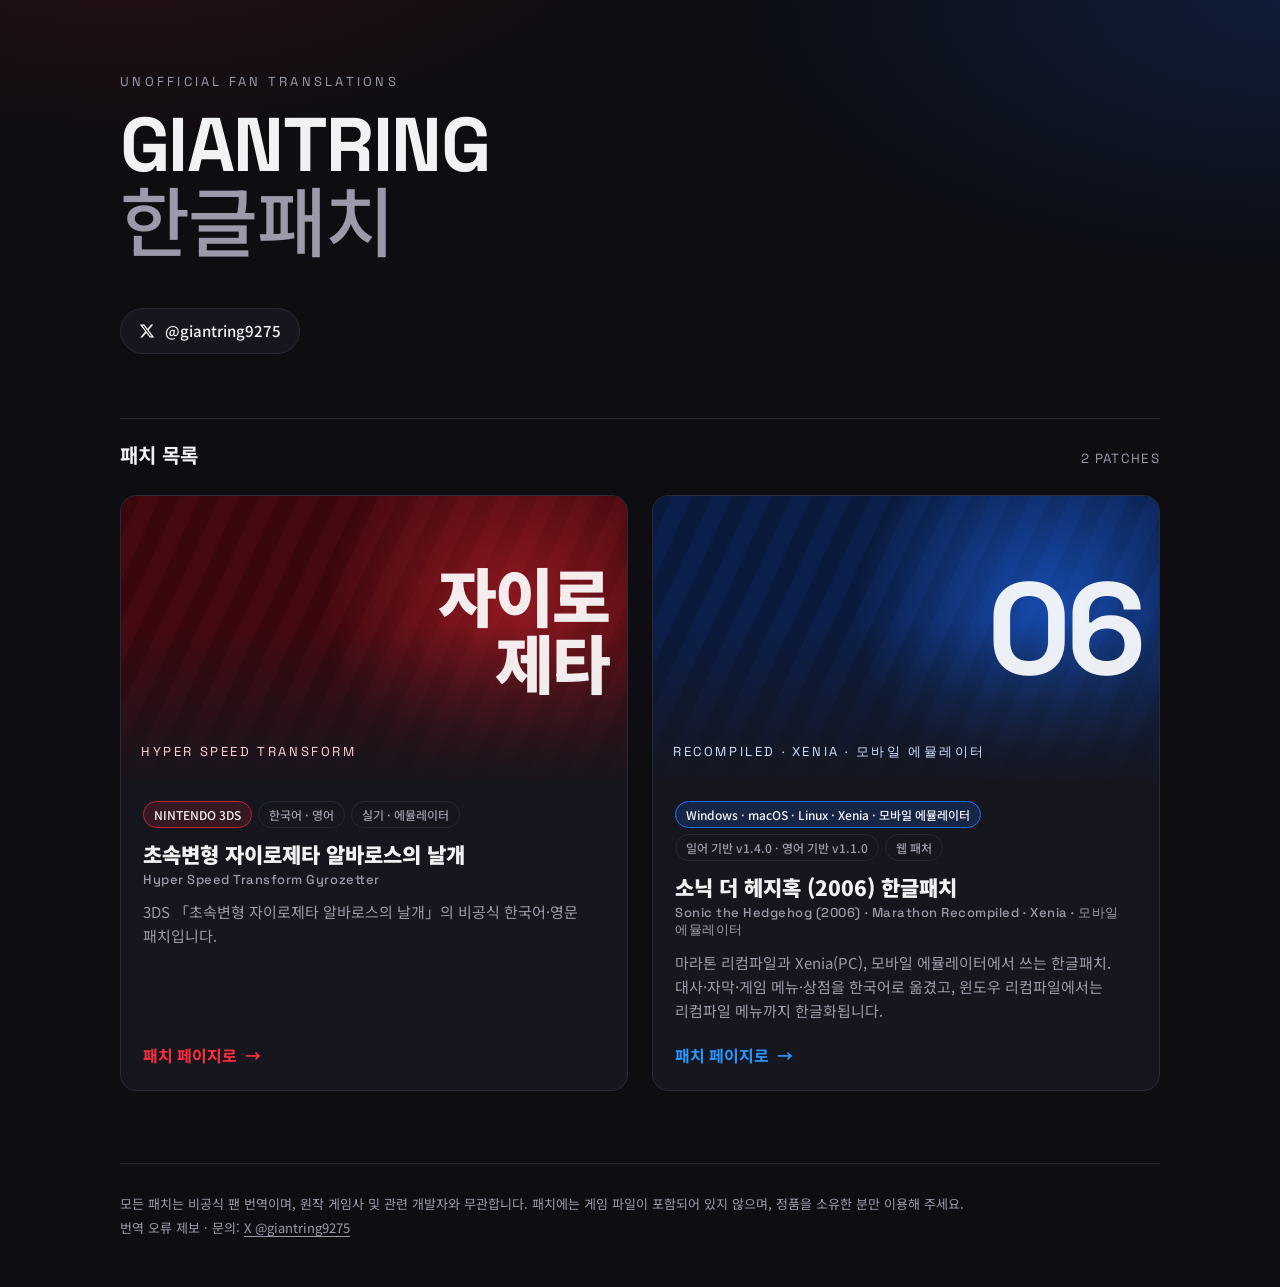
<file: index.html>
<!doctype html>
<html lang="ko">
<head>
<meta charset="utf-8">
<meta name="viewport" content="width=device-width, initial-scale=1">
<title>GIANTRING 한글패치</title>
<meta name="description" content="giantring(자트)이 만든 비공식 게임 한글 패치 모음">
<meta property="og:title" content="GIANTRING 한글패치">
<meta property="og:description" content="giantring(자트)이 만든 비공식 게임 한글 패치 모음">
<meta property="og:image" content="https://giantring.github.io/patch/assets/img/logo.webp">
<meta name="theme-color" content="#0d0d12">
<link rel="icon" href="data:,">
<link rel="preconnect" href="https://fonts.googleapis.com">
<link rel="preconnect" href="https://fonts.gstatic.com" crossorigin>
<link href="https://fonts.googleapis.com/css2?family=Noto+Sans+KR:wght@400;500;700;900&family=Space+Grotesk:wght@500;700&display=swap" rel="stylesheet">
<style>
  :root {
    --bg: #0d0d12;
    --panel: #16161e;
    --line: #2a2a36;
    --text: #f2f2f5;
    --muted: #9a9aab;
    --gyro: #c4222d;
    --sonic: #1f6fff;
    --radius: 16px;
  }
  * { box-sizing: border-box; margin: 0; padding: 0; }
  html { -webkit-text-size-adjust: 100%; }
  body {
    background: var(--bg);
    color: var(--text);
    font-family: "Noto Sans KR", system-ui, sans-serif;
    line-height: 1.6;
    word-break: keep-all;
    min-height: 100vh;
    background-image:
      radial-gradient(60rem 30rem at 10% -10%, rgba(196,34,45,.18), transparent 60%),
      radial-gradient(60rem 30rem at 100% 0%, rgba(31,111,255,.16), transparent 60%);
  }
  a { color: inherit; text-decoration: none; }
  .wrap { max-width: 1080px; margin: 0 auto; padding: 0 20px; }

  header { padding: 72px 0 40px; }
  .eyebrow {
    font-family: "Space Grotesk", sans-serif;
    font-size: 13px; letter-spacing: .25em; color: var(--muted);
    text-transform: uppercase;
  }
  h1 {
    font-family: "Space Grotesk", "Noto Sans KR", sans-serif;
    font-size: clamp(40px, 8vw, 76px);
    font-weight: 700; line-height: 1.05; letter-spacing: -.02em;
    margin: 12px 0 16px;
  }
  h1 span { color: var(--muted); font-weight: 500; }
  .lead { color: var(--muted); font-size: 17px; max-width: 560px; }
  .social {
    display: inline-flex; align-items: center; gap: 10px;
    margin-top: 28px; padding: 10px 18px;
    border: 1px solid var(--line); border-radius: 999px;
    background: var(--panel); font-weight: 500; font-size: 15px;
    transition: border-color .2s, transform .2s;
  }
  .social:hover { border-color: #555566; transform: translateY(-1px); }
  .social svg { width: 16px; height: 16px; fill: currentColor; }

  .section-title {
    display: flex; align-items: baseline; justify-content: space-between;
    border-top: 1px solid var(--line); padding-top: 20px; margin: 24px 0 24px;
  }
  .section-title h2 { font-size: 20px; font-weight: 700; }
  .section-title small { color: var(--muted); font-family: "Space Grotesk", sans-serif; letter-spacing: .1em; }

  .grid { display: grid; grid-template-columns: repeat(auto-fit, minmax(320px, 1fr)); gap: 24px; }

  .card {
    position: relative; display: flex; flex-direction: column;
    background: var(--panel); border: 1px solid var(--line);
    border-radius: var(--radius); overflow: hidden;
    transition: transform .25s, border-color .25s, box-shadow .25s;
  }
  .card:hover { transform: translateY(-4px); border-color: var(--accent); box-shadow: 0 18px 40px -18px var(--accent); }
  .card.gyro { --accent: var(--gyro); }
  .card.sonic { --accent: var(--sonic); }

  .cover { position: relative; aspect-ratio: 16 / 9; overflow: hidden; background: #000; }
  .cover img { width: 100%; height: 100%; object-fit: cover; display: block; transition: transform .5s; }
  .card:hover .cover img { transform: scale(1.04); }
  .cover::after { content: ""; position: absolute; inset: 0; background: linear-gradient(to top, rgba(22,22,30,.95), transparent 55%); }
  .cover .logo { position: absolute; left: 20px; bottom: 16px; z-index: 1; max-width: 62%; max-height: 46%; width: auto; height: auto; object-fit: contain; }


  /* 소닉 06 — 이미지 없이 그래픽으로 구성한 커버 */
  .cover.type {
    background:
      radial-gradient(circle at 78% 40%, rgba(31,111,255,.55), transparent 45%),
      repeating-linear-gradient(115deg, #0a1a3d 0 18px, #0c1f4a 18px 36px);
  }
  .cover.type .big {
    position: absolute; right: 18px; top: 50%; transform: translateY(-58%);
    font-family: "Space Grotesk", sans-serif; font-weight: 700;
    font-size: clamp(90px, 14vw, 130px); line-height: 1; color: rgba(255,255,255,.92);
    letter-spacing: -.04em; z-index: 1;
  }
  .cover.type.gyro-type {
    background:
      radial-gradient(circle at 78% 40%, rgba(196,34,45,.6), transparent 45%),
      repeating-linear-gradient(115deg, #3a070c 0 18px, #450a10 18px 36px);
  }
  .cover.type.gyro-type .big {
    font-family: "Noto Sans KR", sans-serif; font-weight: 900;
    font-size: clamp(48px, 8vw, 64px); line-height: 1.05; text-align: right; letter-spacing: -.03em;
  }
  .cover.type.gyro-type .tag { color: #ffd6d9; }
  .cover.type .tag {
    position: absolute; left: 20px; bottom: 18px; z-index: 1;
    font-family: "Space Grotesk", sans-serif; font-size: 13px; letter-spacing: .2em; color: #cfe0ff;
  }

  .body { padding: 20px 22px 22px; display: flex; flex-direction: column; gap: 12px; flex: 1; }
  .meta { display: flex; flex-wrap: wrap; gap: 6px; }
  .chip {
    font-size: 12px; font-weight: 500; padding: 3px 10px; border-radius: 999px;
    border: 1px solid var(--line); color: var(--muted);
  }
  .chip.accent { border-color: var(--accent); color: var(--text); background: color-mix(in srgb, var(--accent) 18%, transparent); }
  .card h3 { font-size: 21px; font-weight: 900; line-height: 1.35; }
  .card h3 small { display: block; font-size: 13px; font-weight: 500; color: var(--muted); font-family: "Space Grotesk", sans-serif; letter-spacing: .04em; margin-top: 2px; }
  .card p { color: var(--muted); font-size: 15px; }
  .cta {
    margin-top: auto; padding-top: 8px;
    display: inline-flex; align-items: center; gap: 8px;
    font-weight: 700; color: var(--accent);
    filter: brightness(1.35);
  }
  .cta .arrow { transition: transform .2s; }
  .card:hover .cta .arrow { transform: translateX(4px); }
  .card a.stretch::after { content: ""; position: absolute; inset: 0; }

  footer {
    border-top: 1px solid var(--line); margin-top: 72px; padding: 28px 0 48px;
    color: var(--muted); font-size: 13px; line-height: 1.8;
  }
  footer a { text-decoration: underline; text-underline-offset: 3px; }

  @media (max-width: 520px) {
    .wrap { padding: 0 16px; }
    header { padding: 48px 0 28px; }
    .grid { grid-template-columns: 1fr; }
  }
</style>
</head>
<body>
  <div class="wrap">
    <header>
      <div class="eyebrow">Unofficial Fan Translations</div>
      <h1>GIANTRING<br><span>한글패치</span></h1>
      <a class="social" href="https://x.com/giantring9275" target="_blank" rel="noopener">
        <svg viewBox="0 0 24 24" aria-hidden="true"><path d="M18.244 2.25h3.308l-7.227 8.26 8.502 11.24H16.17l-5.214-6.817L4.99 21.75H1.68l7.73-8.835L1.254 2.25H8.08l4.713 6.231zm-1.161 17.52h1.833L7.084 4.126H5.117z"/></svg>
        @giantring9275
      </a>
    </header>

    <div class="section-title">
      <h2>패치 목록</h2>
      <small>2 PATCHES</small>
    </div>

    <main class="grid">
      <!-- 01. 자이로제타 -->
      <article class="card gyro">
        <div class="cover type gyro-type">
          <div class="big">자이로<br>제타</div>
          <div class="tag">HYPER SPEED TRANSFORM</div>
        </div>
        <div class="body">
          <div class="meta">
            <span class="chip accent">NINTENDO 3DS</span>
            <span class="chip">한국어 · 영어</span>
            <span class="chip">실기 · 에뮬레이터</span>
          </div>
          <h3>초속변형 자이로제타 알바로스의 날개<small>Hyper Speed Transform Gyrozetter</small></h3>
          <p>3DS 「초속변형 자이로제타 알바로스의 날개」의 비공식 한국어·영문 패치입니다.</p>
          <a class="cta stretch" href="https://giantring.github.io/patch/">패치 페이지로 <span class="arrow">→</span></a>
        </div>
      </article>

      <!-- 02. 소닉 06 -->
      <article class="card sonic">
        <div class="cover type">
          <div class="big">06</div>
          <div class="tag">RECOMPILED · XENIA · 모바일 에뮬레이터</div>
        </div>
        <div class="body">
          <div class="meta">
            <span class="chip accent">Windows · macOS · Linux · Xenia · 모바일 에뮬레이터</span>
            <span class="chip">일어 기반 v1.4.0 · 영어 기반 v1.1.0</span>
            <span class="chip">웹 패처</span>
          </div>
          <h3>소닉 더 헤지혹 (2006) 한글패치<small>Sonic the Hedgehog (2006) · Marathon Recompiled · Xenia · 모바일 에뮬레이터</small></h3>
          <p>마라톤 리컴파일과 Xenia(PC), 모바일 에뮬레이터에서 쓰는 한글패치. 대사·자막·게임 메뉴·상점을 한국어로 옮겼고, 윈도우 리컴파일에서는 리컴파일 메뉴까지 한글화됩니다.</p>
          <a class="cta stretch" href="https://giantring.github.io/06patch/">패치 페이지로 <span class="arrow">→</span></a>
        </div>
      </article>
    </main>

    <footer>
      모든 패치는 비공식 팬 번역이며, 원작 게임사 및 관련 개발자와 무관합니다. 패치에는 게임 파일이 포함되어 있지 않으며, 정품을 소유한 분만 이용해 주세요.<br>
      번역 오류 제보 · 문의: <a href="https://x.com/giantring9275" target="_blank" rel="noopener">X @giantring9275</a>
    </footer>
  </div>
</body>
</html>
</file>
